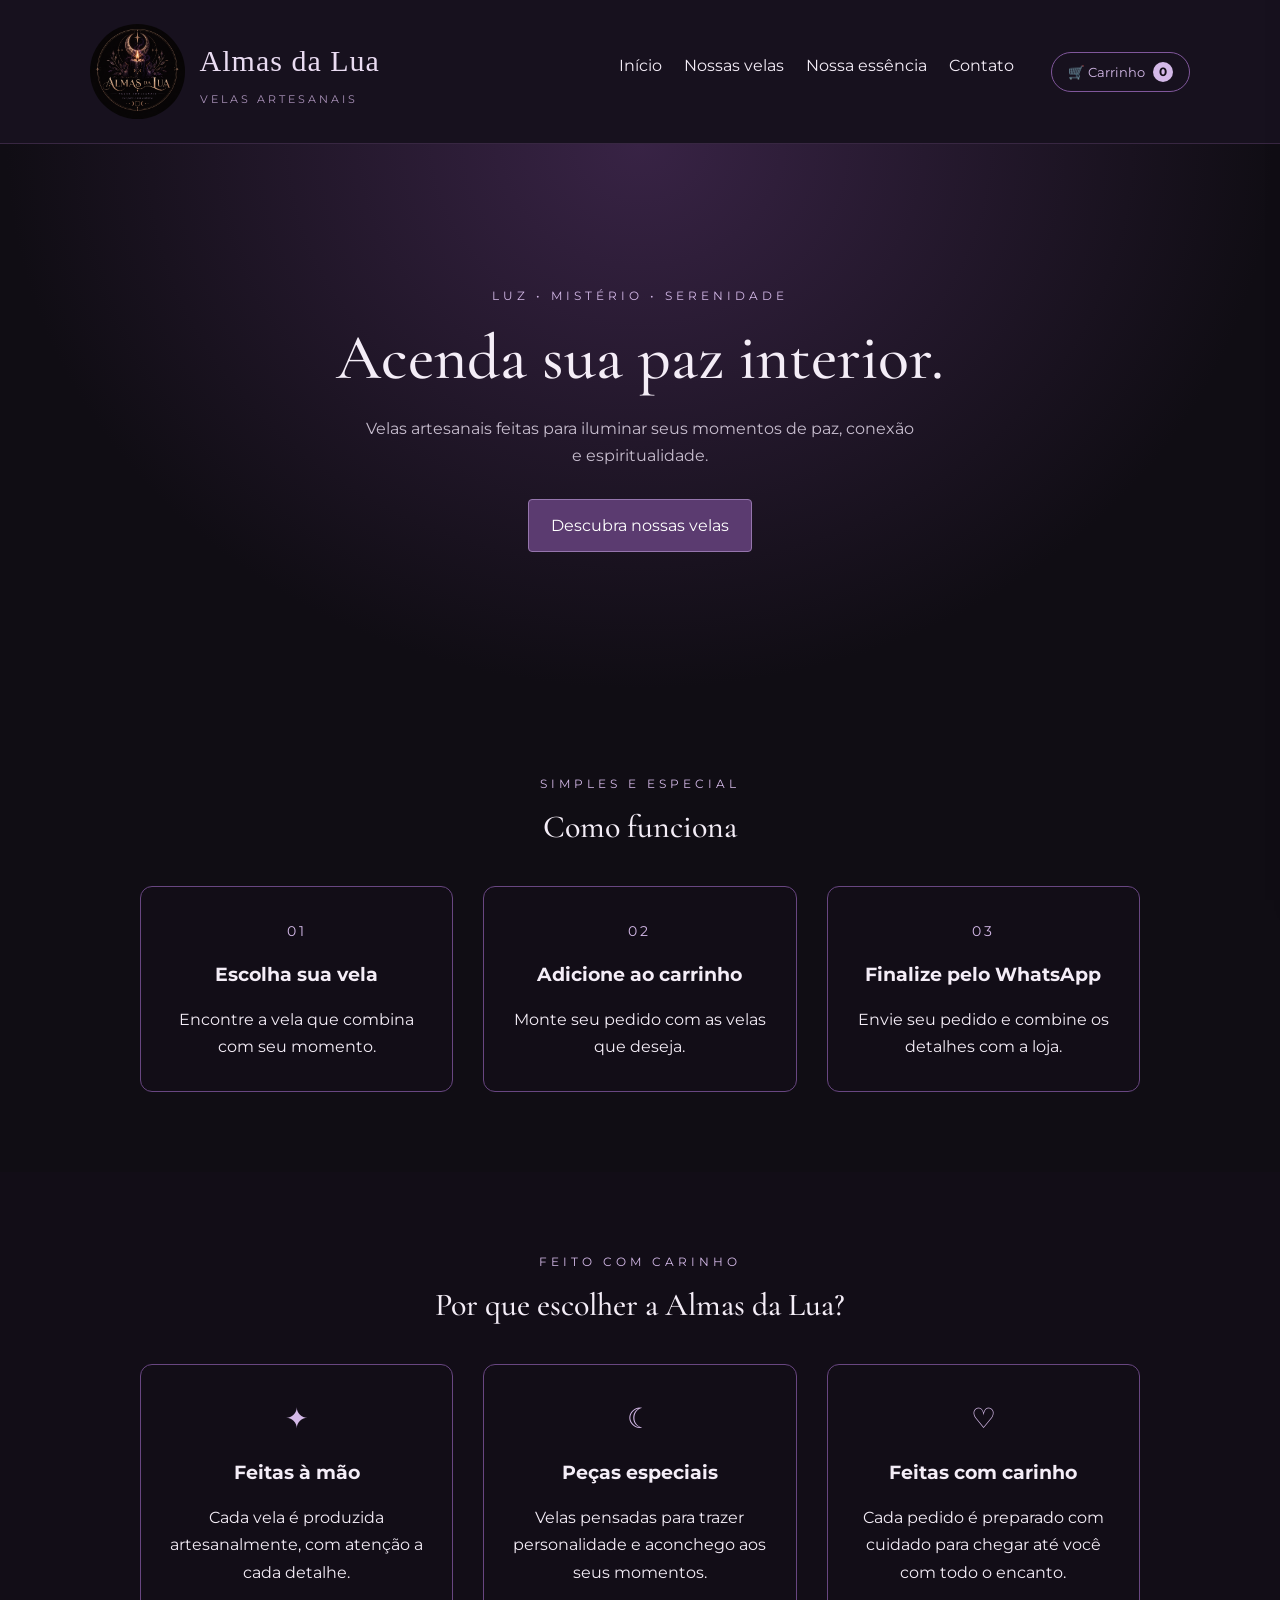
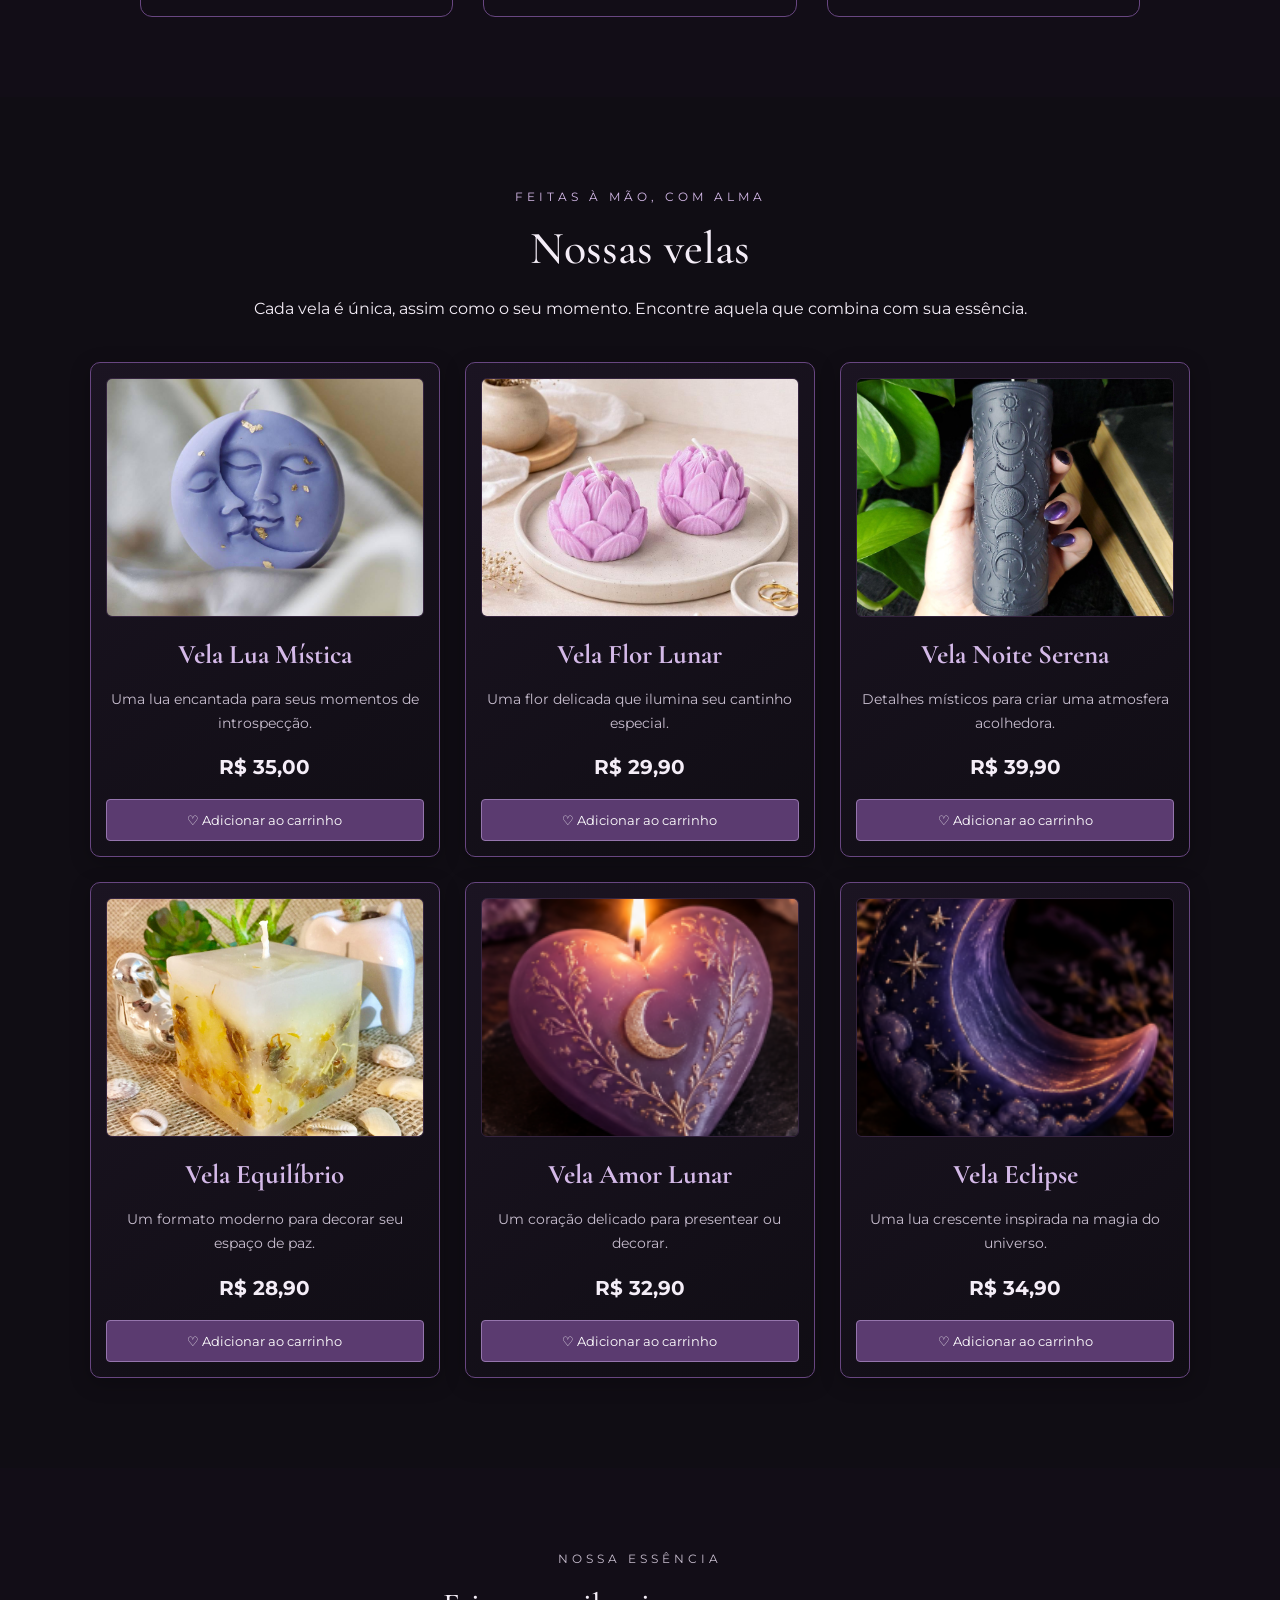
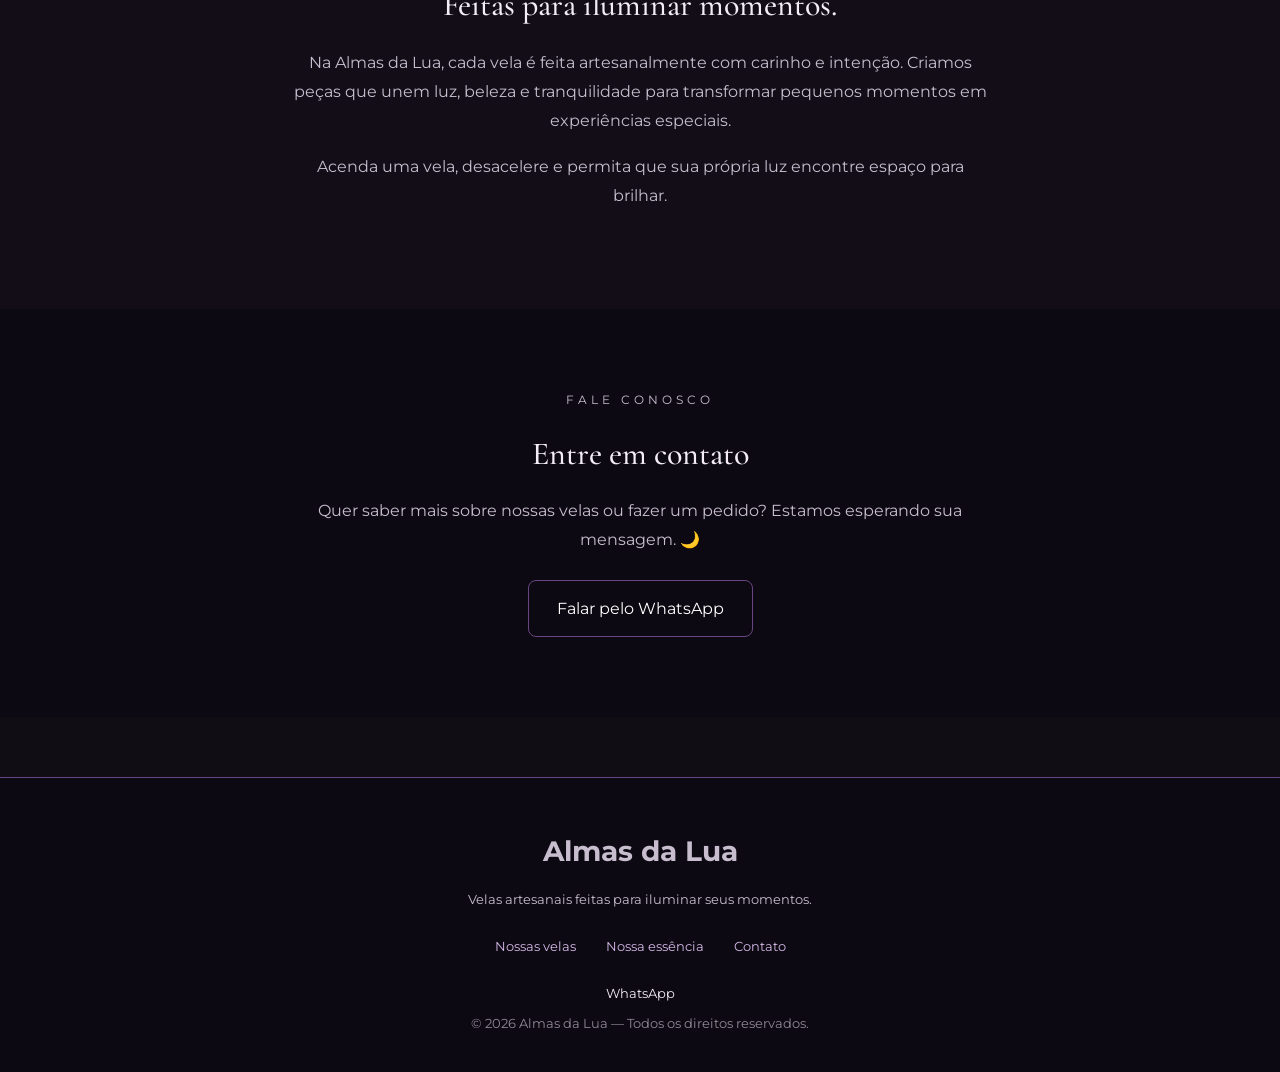
<file: index.html>
<!DOCTYPE html>
<html lang="pt-BR">
<head>
    <meta charset="UTF-8">
    <meta name="viewport" content="width=device-width, initial-scale=1.0">

    <title>Almas da Lua | Velas Artesanais</title>

    <link rel="stylesheet" href="style.css">
</head>

<body>

    <header>
       <div class="logo">

    <img src="logo.png" alt="Almas da Lua - Velas Artesanais">

    <div class="logo-texto">
        <h1>Almas da Lua</h1>
        <span>Velas Artesanais</span>
    </div>

</div>

        <nav>
            <a href="#inicio">Início</a>
            <a href="#loja">Nossas velas</a>
            <a href="#sobre">Nossa essência</a>
            <a href="#contato">Contato</a>
           
            <button class="botao-carrinho" onclick="abrirCarrinho()">
        🛒 Carrinho
        <span id="contador-carrinho">0</span>
    </button>

        </nav>
    </header>

    <section class="hero" id="inicio">
        <p class="subtitulo">LUZ • MISTÉRIO • SERENIDADE</p>

        <h2>Acenda sua paz interior.</h2>

        <p>
            Velas artesanais feitas para iluminar
            seus momentos de paz, conexão e espiritualidade.
        </p>

        <a class="botao" href="#loja">
            Descubra nossas velas
        </a>
    </section>

    <section class="como-funciona">
    <p class="subtitulo">SIMPLES E ESPECIAL</p>

    <h2>Como funciona</h2>

    <div class="passos">

        <div class="passo">
            <span>01</span>
            <h3>Escolha sua vela</h3>
            <p>
                Encontre a vela que combina com seu momento.
            </p>
        </div>

        <div class="passo">
            <span>02</span>
            <h3>Adicione ao carrinho</h3>
            <p>
                Monte seu pedido com as velas que deseja.
            </p>
        </div>

        <div class="passo">
            <span>03</span>
            <h3>Finalize pelo WhatsApp</h3>
            <p>
                Envie seu pedido e combine os detalhes com a loja.
            </p>
        </div>

    </div>
</section>

<section class="beneficios">
    <p class="subtitulo">FEITO COM CARINHO</p>

    <h2>Por que escolher a Almas da Lua?</h2>

    <div class="beneficios-lista">

        <div class="beneficio">
            <span>✦</span>
            <h3>Feitas à mão</h3>
            <p>
                Cada vela é produzida artesanalmente,
                com atenção a cada detalhe.
            </p>
        </div>

        <div class="beneficio">
            <span>☾</span>
            <h3>Peças especiais</h3>
            <p>
                Velas pensadas para trazer personalidade
                e aconchego aos seus momentos.
            </p>
        </div>

        <div class="beneficio">
            <span>♡</span>
            <h3>Feitas com carinho</h3>
            <p>
                Cada pedido é preparado com cuidado
                para chegar até você com todo o encanto.
            </p>
        </div>

    </div>
</section>

    <section class="loja" id="loja">

        <p class="subtitulo">FEITAS À MÃO, COM ALMA</p>

    <h2>Nossas velas</h2>

    <p class="descricao-loja">
        Cada vela é única, assim como o seu momento.
        Encontre aquela que combina com sua essência.
    </p>

    <div class="produtos">

        <article class="produto">
     <img src="Vela-Lua.png" alt="Vela Lua Mística">

            <h3>Vela Lua Mística</h3>

            <p>Uma lua encantada para seus momentos de introspecção.</p>

            <strong>R$ 35,00</strong>

            <button onclick="adicionar('Vela Lua Mística', 35)">
                ♡ Adicionar ao carrinho
            </button>
        </article>

        <article class="produto">
            <img src="Vela-Flor.png" alt="Vela Flor Lunar">
            <h3>Vela Flor Lunar</h3>

            <p>Uma flor delicada que ilumina seu cantinho especial.</p>

            <strong>R$ 29,90</strong>

            <button onclick="adicionar('Vela Flor Lunar', 29.90)">
                ♡ Adicionar ao carrinho
            </button>
        </article>

        <article class="produto">
           <img src="Vela-Gotica.png" alt="Vela Noite Serena">
            <h3>Vela Noite Serena</h3>

            <p>Detalhes místicos para criar uma atmosfera acolhedora.</p>

            <strong>R$ 39,90</strong>

            <button onclick="adicionar('Vela Noite Serena', 39.90)">
                ♡ Adicionar ao carrinho
            </button>
        </article>

        <article class="produto">
            <img src="vela-equilibrio.png" alt="Vela Equilíbrio">
               
            <h3>Vela Equilíbrio</h3>

            <p>Um formato moderno para decorar seu espaço de paz.</p>

            <strong>R$ 28,90</strong>

            <button onclick="adicionar('Vela Equilíbrio', 28.90)">
                ♡ Adicionar ao carrinho
            </button>
        </article>

        <article class="produto">
            <img src="vela-amor.png" alt="Vela Amor">

            <h3>Vela Amor Lunar</h3>

            <p>Um coração delicado para presentear ou decorar.</p>

            <strong>R$ 32,90</strong>

            <button onclick="adicionar('Vela Amor Lunar', 32.90)">
                ♡ Adicionar ao carrinho
            </button>
        </article>

        <article class="produto">
           <img src="vela-eclipse.png" alt="Vela Eclipse">
            <h3>Vela Eclipse</h3>

            <p>Uma lua crescente inspirada na magia do universo.</p>

            <strong>R$ 34,90</strong>

            <button onclick="adicionar('Vela Eclipse', 34.90)">
                ♡ Adicionar ao carrinho
            </button>
        </article>

    </div>

</section>

<div id="carrinho" class="carrinho">

    <div class="carrinho-topo">
        <h2>Seu carrinho 🌙</h2>

        <button onclick="fecharCarrinho()">×</button>
    </div>

    <div id="lista-carrinho"></div>

    <div class="carrinho-total">
        <span>Total:</span>
        <strong id="total-carrinho">R$ 0,00</strong>
    </div>

    <button class="finalizar" onclick="finalizarCompra()">
        Finalizar pedido
    </button>

</div>

</section>

<section class="sobre" id="sobre">
    <div class="sobre-conteudo">
        <p class="subtitulo">NOSSA ESSÊNCIA</p>

        <h2>Feitas para iluminar momentos.</h2>

        <p>
            Na Almas da Lua, cada vela é feita artesanalmente
            com carinho e intenção. Criamos peças que unem luz,
            beleza e tranquilidade para transformar pequenos
            momentos em experiências especiais.
        </p>

        <p>
            Acenda uma vela, desacelere e permita que sua própria
            luz encontre espaço para brilhar.
        </p>
    </div>
</section>

<section class="contato" id="contato">
    <div class="contato-conteudo">
        <p class="subtitulo">FALE CONOSCO</p>

        <h2>Entre em contato</h2>

        <p>
            Quer saber mais sobre nossas velas ou fazer um pedido?
            Estamos esperando sua mensagem. 🌙
        </p>

        <a
            class="botao-contato"
            href="https://wa.me/5561982228139"
            target="_blank"
        >
            Falar pelo WhatsApp
        </a>
    </div>
</section>


<footer class="rodape">
    <h3>Almas da Lua</h3>

    <p>Velas artesanais feitas para iluminar seus momentos.</p>

    <div class="rodape-links">
        <a href="#loja">Nossas velas</a>
        <a href="#sobre">Nossa essência</a>
        <a href="#contato">Contato</a>
    </div>

    <div class="rodape-contato">
    <a href="https://wa.me/5561982228139" target="_blank">
        WhatsApp
    </a>
</div>

    <p class="copyright">
        © 2026 Almas da Lua — Todos os direitos reservados.
    </p>
</footer>

<script src="script.js"></script>

</body>
</html>
</file>
<file: style.css>
@import url('https://fonts.googleapis.com/css2?family=Cormorant+Garamond:wght@400;500;600;700&family=Montserrat:wght@300;400;500&display=swap');

:root {
  --fundo: #100d14;
  --painel: #1c1623;
  --roxo: #5b3b70;
  --lilas: #d4b9e8;
  --prata: #c7bdce;
  --texto: #f4edf7;
}

* {
  margin: 0;
  padding: 0;
  box-sizing: border-box;
}

html {
  scroll-behavior: smooth;
}

body {
  background: var(--fundo);
  color: var(--texto);
  font-family: 'Montserrat', sans-serif;
  line-height: 1.7;
}

header {
  display: flex;
  align-items: center;
  justify-content: space-between;
  gap: 20px;
  padding: 24px 7%;
  background: #17111e;
  border-bottom: 1px solid #382742;
}

header h1 {
  font-family: 'Cormorant Garamond', serif;
  color: var(--lilas);
  font-size: 30px;
}

nav {
  display: flex;
  gap: 22px;
}

a {
  color: var(--texto);
  text-decoration: none;
}

nav a:hover {
  color: var(--lilas);
}

button, .botao {
  background: var(--roxo);
  color: white;
  border: 1px solid #9575ad;
  padding: 12px 22px;
  cursor: pointer;
  font-family: inherit;
  border-radius: 4px;
  transition: 0.3s;
}

button:hover, .botao:hover {
  background: #76518d;
  transform: translateY(-2px);
}

.hero {
  min-height: 550px;
  padding: 120px 20px;
  text-align: center;
  display: flex;
  flex-direction: column;
  align-items: center;
  justify-content: center;
  background:
    radial-gradient(
      ellipse at top,
      #382345 0%,
      #100d14 70%
    );
}

.subtitulo {
  color: var(--lilas);
  letter-spacing: 4px;
  font-size: 12px;
  margin-bottom: 15px;
}

h2 {
  font-family: 'Cormorant Garamond', serif;
  font-size: clamp(38px, 6vw, 64px);
  font-weight: 500;
  line-height: 1.15;
  margin-bottom: 20px;
}

.hero p:not(.subtitulo) {
  max-width: 560px;
  margin-bottom: 30px;
  color: var(--prata);
}

.loja, .sobre, .contato {
  padding: 90px 7%;
  text-align: center;
}

.loja h2, .sobre h2, .contato h2 {
  font-size: 46px;
}

.produtos {
    display: grid;
    grid-template-columns: repeat(3, minmax(0, 1fr));
    gap: 25px;
    margin-top: 40px;
}

.produto {
    background: linear-gradient(145deg, #1b1422, #100d14);
    border: 1px solid #684681;
    border-radius: 10px;
    padding: 15px;
    text-align: center;
    box-shadow: 0 5px 20px rgba(0, 0, 0, 0.25);
    transition: transform 0.3s, box-shadow 0.3s;
}

.produto:hover {
    transform: translateY(-6px);
    box-shadow: 0 10px 30px rgba(139, 91, 173, 0.2);
}

.foto {
  overflow: hidden;
  border-radius: 5px;
  margin-bottom: 18px;
}

.produto img {
    width: 100%;
    aspect-ratio: 4 / 3;
    object-fit: cover;
    display: block;
    border-radius: 6px;
    border: 1px solid #35243f;
    margin-bottom: 15px;
    transition: 0.4s;
}

.produto:hover img {
  transform: scale(1.04);
}

.produto h3 {
  font-family: 'Cormorant Garamond', serif;
  font-size: 27px;
  color: var(--lilas);
}

.produto p {
  color: var(--prata);
  margin: 10px 0;
  font-size: 14px;
}

.produto strong {
  display: block;
  margin: 15px 0;
  font-size: 20px;
}

.produto button {
  width: 100%;
}

.sobre {
  background: var(--painel);
}

.sobre p {
  max-width: 700px;
  margin: auto;
  color: var(--prata);
}

.contato p {
  margin-bottom: 25px;
  color: var(--prata);
}

footer {
  text-align: center;
  padding: 35px 15px;
  background: #0b090e;
  color: var(--prata);
  font-size: 13px;
  border-top: 1px solid #382742;
}

@media (max-width: 850px) {
  header {
    flex-direction: column;
  }

  nav {
    flex-wrap: wrap;
    justify-content: center;
  }

  .produtos {
    grid-template-columns: repeat(2, 1fr);
  }
}

@media (max-width: 550px) {
  .produtos {
    grid-template-columns: 1fr;
  }

  .loja, .sobre, .contato {
    padding: 60px 6%;
  }

  header h1 {
    font-size: 26px;
  }
}

@media (max-width: 550px) {
    .produtos {
        grid-template-columns: 1fr;
    }

    .loja, .sobre, .contato {
        padding: 60px 6%;
    }

    header h1 {
        font-size: 26px;
    }
}

/* AQUI COMEÇA O CSS DO CARRINHO */

.carrinho {
    position: fixed;
    top: 0;
    right: -420px;
    width: 380px;
    max-width: 90%;
    height: 100vh;
    background: #120d17;
    border-left: 1px solid #684681;
    padding: 25px;
    box-shadow: -10px 0 30px rgba(0, 0, 0, 0.5);
    z-index: 1000;
    transition: right 0.4s ease;
    overflow-y: auto;
}

.carrinho.aberto {
    right: 0;
}

.carrinho-topo {
    display: flex;
    align-items: center;
    justify-content: space-between;
    border-bottom: 1px solid #3d2948;
    padding-bottom: 18px;
    margin-bottom: 20px;
}

.carrinho-topo h2 {
    color: #d4b9e8;
    font-family: 'Cormorant Garamond', serif;
    font-size: 30px;
}

.carrinho-topo button {
    background: none;
    border: none;
    color: #d4b9e8;
    font-size: 30px;
    cursor: pointer;
}

.item-carrinho {
    display: flex;
    align-items: center;
    gap: 10px;
    padding: 15px 0;
    border-bottom: 1px solid #302238;
    color: #eee;
}

.item-carrinho span {
    flex: 1;
}

.item-carrinho strong {
    color: #d4b9e8;
}

.item-carrinho button {
    background: transparent;
    border: none;
    color: #b98ad3;
    font-size: 22px;
    cursor: pointer;
}

.carrinho-total {
    display: flex;
    justify-content: space-between;
    margin-top: 25px;
    padding-top: 20px;
    border-top: 1px solid #684681;
    color: white;
    font-size: 18px;
}

.carrinho-total strong {
    color: #d4b9e8;
}

.finalizar {
    width: 100%;
    margin-top: 25px;
    padding: 14px;
    border: none;
    border-radius: 30px;
    background: #684681;
    color: white;
    font-size: 15px;
    cursor: pointer;
    transition: 0.3s;
}

.finalizar:hover {
    background: #80579b;
}

.botao-carrinho {
    margin-left: 15px;
    padding: 9px 16px;
    border: 1px solid #80579b;
    border-radius: 20px;
    background: transparent;
    color: #d4b9e8;
    cursor: pointer;
    transition: 0.3s;
}

.botao-carrinho:hover {
    background: #684681;
}

#contador-carrinho {
    display: inline-flex;
    align-items: center;
    justify-content: center;
    min-width: 20px;
    height: 20px;
    margin-left: 5px;
    border-radius: 50%;
    background: #d4b9e8;
    color: #120d17;
    font-size: 12px;
    font-weight: bold;
}

/* CONTROLES DE QUANTIDADE DO CARRINHO */

.controle-quantidade {
    display: flex;
    align-items: center;
    gap: 12px;
    margin-top: 12px;
}

.controle-quantidade button {
    width: 32px;
    height: 32px;
    border: 1px solid #684681;
    border-radius: 50%;
    background: transparent;
    color: #d8b8ec;
    font-size: 20px;
    cursor: pointer;
    transition: 0.3s;
}

.controle-quantidade button:hover {
    background: #684681;
    color: white;
}

.controle-quantidade span {
    min-width: 25px;
    text-align: center;
    font-size: 16px;
    color: #ffffff;
}

.item-carrinho {
    display: flex;
    justify-content: space-between;
    align-items: center;
    gap: 20px;
    padding: 18px 0;
    border-bottom: 1px solid #3d2948;
}

.item-direita {
    display: flex;
    flex-direction: column;
    align-items: flex-end;
    gap: 10px;
}

.item-direita > strong {
    color: #d8b8ec;
    font-size: 16px;
}

/* RODAPÉ */

.rodape {
    text-align: center;
    padding: 50px 20px 30px;
    margin-top: 60px;
    border-top: 1px solid #684681;
    background: #0d0912;
}

.rodape h3 {
    margin-bottom: 12px;
    font-size: 28px;
}

.rodape p {
    margin: 8px 0;
}

.rodape-links {
    display: flex;
    justify-content: center;
    align-items: center;
    gap: 30px;
    margin: 25px 0;
    flex-wrap: wrap;
}

.rodape-links a {
    color: #d4b9e8;
    text-decoration: none;
    transition: 0.3s;
}

.rodape-links a:hover {
    color: #ffffff;
}

.copyright {
    font-size: 13px;
    opacity: 0.7;
    margin-top: 30px;
}

/* NOSSA ESSÊNCIA */

.sobre {
    padding: 80px 20px;
    text-align: center;
    background: #120d17;
}

.sobre-conteudo {
    max-width: 750px;
    margin: 0 auto;
}

.sobre h2 {
    font-size: 32px;
    margin: 15px 0 25px;
}

.sobre p {
    line-height: 1.8;
    margin-bottom: 18px;
}

/* CONTATO */

.contato {
    padding: 80px 20px;
    text-align: center;
    background: #0d0912;
}

.contato-conteudo {
    max-width: 650px;
    margin: 0 auto;
}

.contato h2 {
    font-size: 32px;
    margin: 15px 0 25px;
}

.contato p {
    line-height: 1.8;
    margin-bottom: 25px;
}

.botao-contato {
    display: inline-block;
    padding: 14px 28px;
    border: 1px solid #684681;
    border-radius: 8px;
    color: #ffffff;
    text-decoration: none;
    transition: 0.3s;
}

.botao-contato:hover {
    background: #684681;
}

/* CELULAR */

@media (max-width: 600px) {

    header {
        padding: 20px 15px;
    }

    header h1 {
        font-size: 26px;
    }

    nav {
        gap: 12px;
        flex-wrap: wrap;
        justify-content: center;
    }

    nav a {
        font-size: 14px;
    }

    .hero {
        padding: 70px 20px;
    }

    .hero h2 {
        font-size: 34px;
    }

    .produtos {
        grid-template-columns: 1fr;
        padding: 0 15px;
    }

    .produto {
        width: 100%;
    }

    .carrinho {
        width: 100%;
        max-width: 100%;
        padding: 20px;
    }

    .sobre,
    .contato {
        padding: 60px 20px;
    }

    .sobre h2,
    .contato h2 {
        font-size: 28px;
    }

    .rodape {
        padding: 40px 20px 25px;
    }
}

/* COMO FUNCIONA */

.como-funciona {
    padding: 80px 20px;
    text-align: center;
}

.como-funciona h2 {
    font-size: 32px;
    margin: 15px 0 40px;
}

.passos {
    display: flex;
    justify-content: center;
    gap: 30px;
    max-width: 1000px;
    margin: 0 auto;
}

.passo {
    flex: 1;
    padding: 30px 20px;
    border: 1px solid #684681;
    border-radius: 12px;
    background: #120d17;
}

.passo span {
    font-size: 14px;
    letter-spacing: 3px;
    color: #d4b9e8;
}

.passo h3 {
    margin: 15px 0;
}

.passo p {
    line-height: 1.7;
    margin: 0;
}

@media (max-width: 600px) {
    .passos {
        flex-direction: column;
        max-width: 450px;
    }
}

/* BENEFÍCIOS */

.beneficios {
    padding: 80px 20px;
    text-align: center;
    background: #120d17;
}

.beneficios h2 {
    font-size: 32px;
    margin: 15px 0 40px;
}

.beneficios-lista {
    display: flex;
    justify-content: center;
    gap: 30px;
    max-width: 1000px;
    margin: 0 auto;
}

.beneficio {
    flex: 1;
    padding: 30px 20px;
    border: 1px solid #684681;
    border-radius: 12px;
}

.beneficio span {
    font-size: 28px;
    color: #d4b9e8;
}

.beneficio h3 {
    margin: 15px 0;
}

.beneficio p {
    line-height: 1.7;
    margin: 0;
}

@media (max-width: 600px) {
    .beneficios-lista {
        flex-direction: column;
        max-width: 450px;
    }
}

/* =========================
   NOVA IDENTIDADE DA MARCA
========================= */

.logo {
    display: flex;
    align-items: center;
    gap: 15px;
}

.logo img {
    width: 75px;
    height: 75px;
    object-fit: cover;
    border-radius: 50%;
    display: block;
}

.logo img {
    width: 95px;
    height: 95px;
    object-fit: contain;
    display: block;
}

.logo img {
    width: 95px;
    height: 95px;
    object-fit: contain;
    display: block;
}

.logo-texto {
    display: flex;
    flex-direction: column;
}

.logo-texto h1 {
    margin: 0;
    font-size: 30px;
    font-weight: 500;
    letter-spacing: 1px;
    color: #eadcf2;
    font-family: Georgia, "Times New Roman", serif;
}

.logo-texto span {
    margin-top: 4px;
    font-size: 11px;
    letter-spacing: 3px;
    text-transform: uppercase;
    color: #a991b8;
}


/* símbolo lunar */

.simbolo-lua {
    position: relative;
    width: 48px;
    height: 48px;

    display: flex;
    align-items: center;
    justify-content: center;

    border: 1px solid #76558b;
    border-radius: 50%;

    box-shadow:
        0 0 15px rgba(180, 140, 205, 0.12),
        inset 0 0 12px rgba(180, 140, 205, 0.05);
}


/* lua crescente */

.lua-crescente {
    position: relative;
    width: 22px;
    height: 22px;

    border: 2px solid #d9c0e6;
    border-radius: 50%;
}


/* recorte da lua */

.lua-crescente::after {
    content: "";

    position: absolute;

    width: 20px;
    height: 20px;

    top: -4px;
    left: 6px;

    border-radius: 50%;

    background: #100b15;
}


/* pequeno detalhe ornamental */

.ponto-lua {
    position: absolute;

    width: 4px;
    height: 4px;

    border-radius: 50%;

    background: #d9c0e6;

    top: 9px;
    right: 8px;

    box-shadow:
        0 0 8px rgba(217, 192, 230, 0.7);
}
</file>
